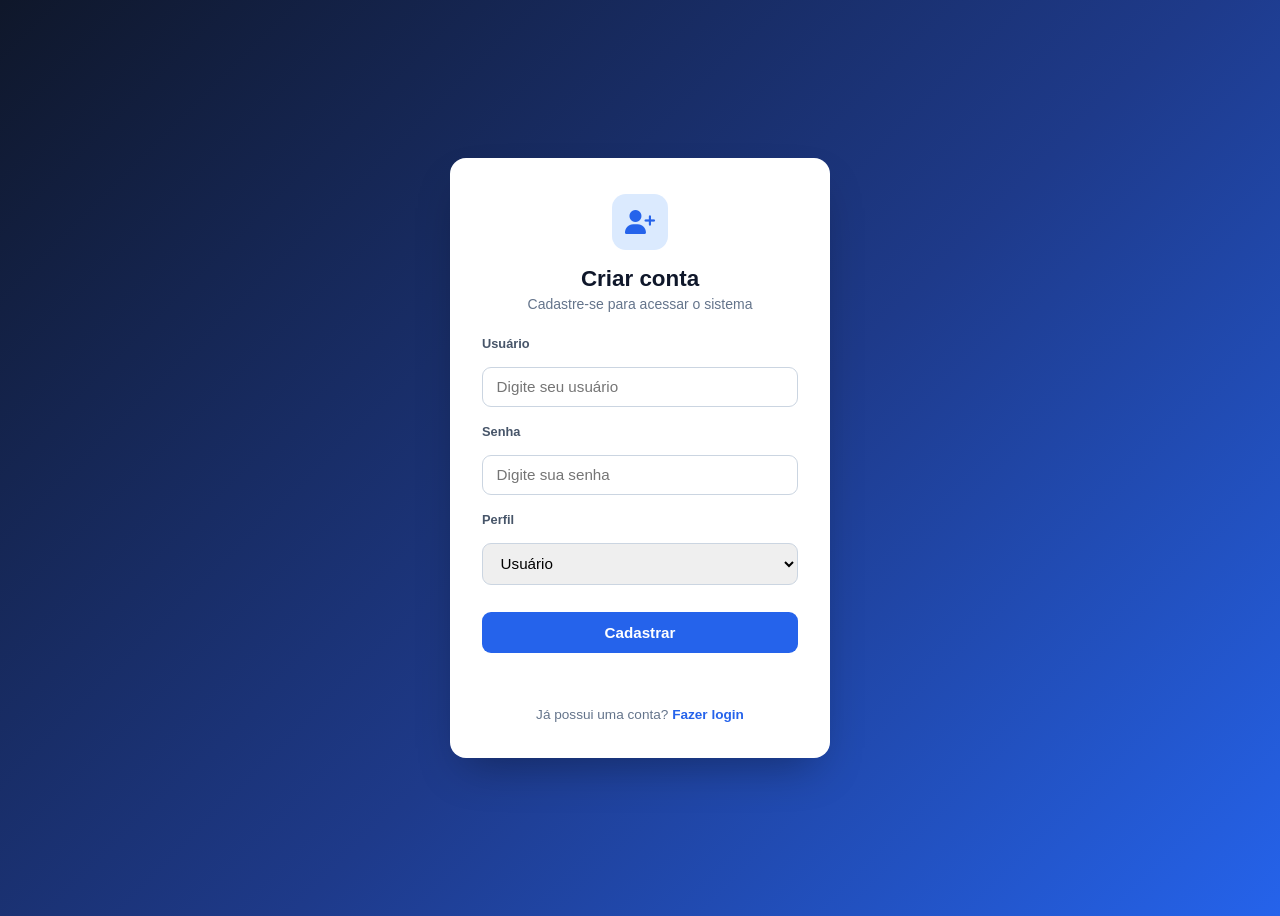
<file: src/main/resources/templates/cadastro.html>
<!DOCTYPE html>
<html lang="pt-BR">
<head>
    <meta charset="UTF-8">
    <meta name="viewport" content="width=device-width, initial-scale=1.0">
    <title>Cadastro - Sistema de Estoque</title>
    <link rel="stylesheet" href="https://cdnjs.cloudflare.com/ajax/libs/font-awesome/6.4.0/css/all.min.css">
    <link rel="stylesheet" href="../static/theme.css">
    <!-- em Spring Boot arquivos static NÃO usam ../ -->
    <link rel="stylesheet" href="../static/cadastro.css">
</head>

<body class="auth-page">

<div class="auth-card">
    <div class="auth-icon"><i class="fas fa-user-plus"></i></div>
    <h2>Criar conta</h2>
    <p class="auth-subtitle">Cadastre-se para acessar o sistema</p>

    <form id="cadastroForm">

        <label for="username">Usuário</label>
        <input
                type="text"
                id="username"
                placeholder="Digite seu usuário"
                required
        />

        <label for="password">Senha</label>
        <input
                type="password"
                id="password"
                placeholder="Digite sua senha"
                required
        />

        <label for="role">Perfil</label>
        <select id="role">
            <option value="USER">Usuário</option>
            <option value="ADMIN">Administrador</option>
        </select>

        <button type="submit">Cadastrar</button>

        <p id="mensagem"></p>
    </form>

    <div class="auth-footer">
        Já possui uma conta? <a href="login.html">Fazer login</a>
    </div>
</div>

<!-- faltava fechar aspas -->
<script src="../static/cadastro.js"></script>

</body>
</html>
</file>
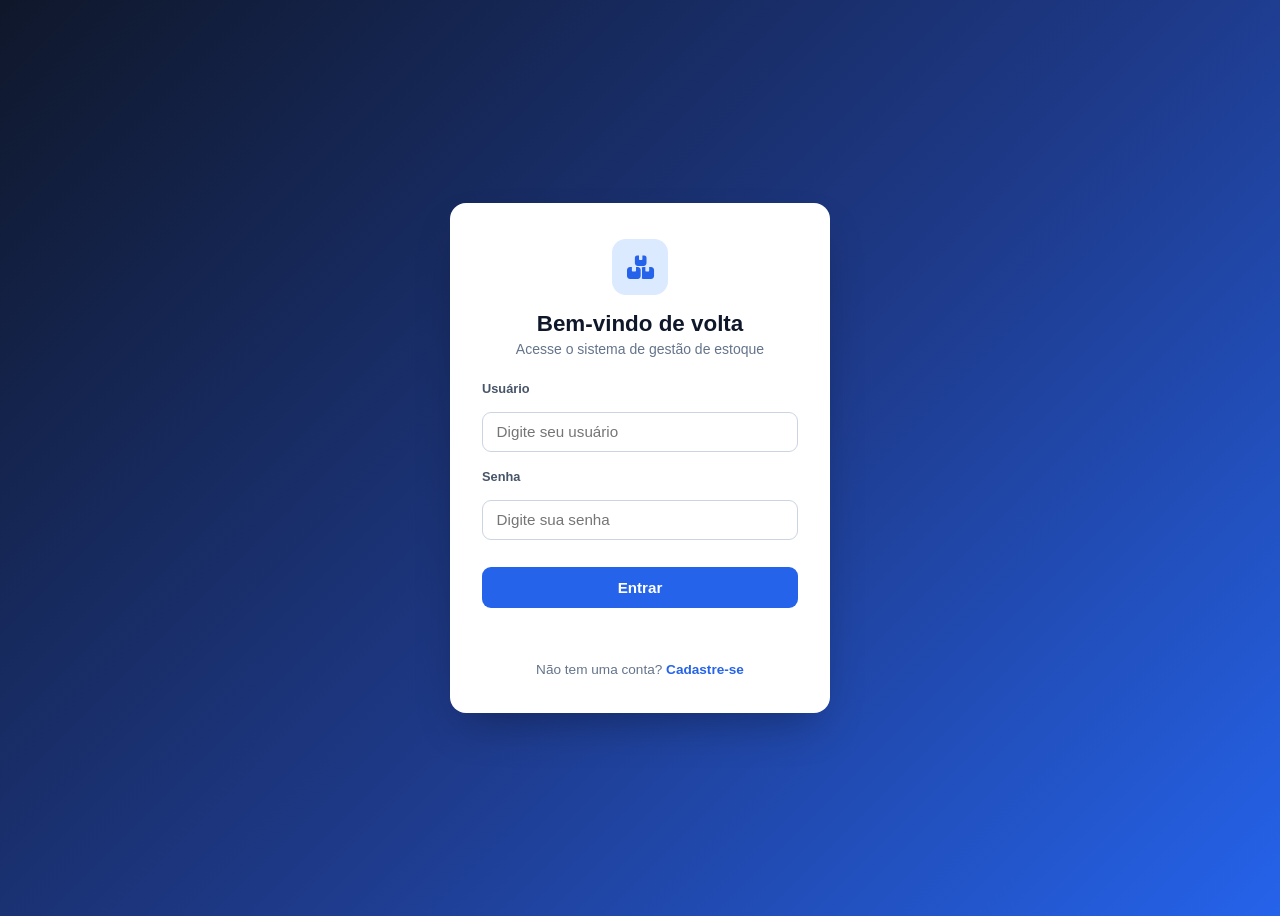
<file: src/main/resources/templates/login.html>
<!DOCTYPE html>
<html lang="pt-BR">
<head>
    <meta charset="UTF-8">
    <meta name="viewport" content="width=device-width, initial-scale=1.0">
    <title>Login - Sistema de Estoque</title>
    <link rel="stylesheet" href="https://cdnjs.cloudflare.com/ajax/libs/font-awesome/6.4.0/css/all.min.css">
    <link rel="stylesheet" href="../static/theme.css">
    <link rel="stylesheet" href="../static/cadastro.css">
</head>
<body class="auth-page">

<div class="auth-card">
    <div class="auth-icon"><i class="fas fa-boxes-stacked"></i></div>
    <h2>Bem-vindo de volta</h2>
    <p class="auth-subtitle">Acesse o sistema de gestão de estoque</p>

    <form id="loginForm">

        <label for="username">Usuário</label>
        <input
                type="text"
                id="username"
                placeholder="Digite seu usuário"
                required
        />

        <label for="password">Senha</label>
        <input
                type="password"
                id="password"
                placeholder="Digite sua senha"
                required
        />

        <button type="submit">Entrar</button>

        <p id="mensagem"></p>
    </form>

    <div class="auth-footer">
        Não tem uma conta? <a href="cadastro.html">Cadastre-se</a>
    </div>
</div>

<script src="../static/login.js"></script>

</body>
</html>
</file>
<file: src/main/resources/static/theme.css>
/* ==========================================================================
   Design System - Sistema de Estoque
   Tema visual compartilhado entre todas as telas da aplicação
   ========================================================================== */

:root {
    --color-primary: #2563eb;
    --color-primary-dark: #1d4ed8;
    --color-primary-light: #dbeafe;
    --color-slate-50: #f8fafc;
    --color-slate-100: #f1f5f9;
    --color-slate-200: #e2e8f0;
    --color-slate-600: #475569;
    --color-slate-900: #0f172a;
    --shadow-sm: 0 1px 2px 0 rgba(15, 23, 42, 0.05);
    --shadow-md: 0 4px 12px -2px rgba(15, 23, 42, 0.08);
    --radius: 12px;
}

* {
    box-sizing: border-box;
}

body {
    font-family: 'Segoe UI', 'Inter', Arial, sans-serif;
}

/* ---------- Navbar ---------- */
.app-navbar {
    background: #ffffff;
    border-bottom: 1px solid var(--color-slate-200);
    box-shadow: var(--shadow-sm);
    position: sticky;
    top: 0;
    z-index: 40;
}

.app-navbar .brand {
    font-weight: 700;
    font-size: 1.125rem;
    color: var(--color-slate-900);
    display: flex;
    align-items: center;
    gap: 0.5rem;
}

.app-navbar .nav-link {
    color: var(--color-slate-600);
    font-weight: 500;
    font-size: 0.9rem;
    padding: 0.5rem 0.9rem;
    border-radius: 8px;
    transition: all 0.15s ease;
    white-space: nowrap;
}

.app-navbar .nav-link:hover {
    background: var(--color-slate-100);
    color: var(--color-slate-900);
}

.app-navbar .nav-link.active {
    background: var(--color-primary-light);
    color: var(--color-primary-dark);
}

.app-navbar .btn-logout {
    color: #dc2626;
    font-weight: 500;
    font-size: 0.85rem;
    padding: 0.5rem 0.9rem;
    border-radius: 8px;
    transition: background 0.15s ease;
    white-space: nowrap;
}

.app-navbar .btn-logout:hover {
    background: #fef2f2;
}

/* Mobile nav toggle */
.nav-toggle {
    display: none;
}

@media (max-width: 768px) {
    .nav-toggle {
        display: inline-flex;
    }
    .app-navbar .nav-links {
        display: none;
        flex-direction: column;
        width: 100%;
        padding: 0.5rem 0 1rem;
    }
    .app-navbar .nav-links.open {
        display: flex;
    }
    .app-navbar .nav-links .nav-link,
    .app-navbar .nav-links .btn-logout {
        width: 100%;
    }
}

/* ---------- Auth pages (login/cadastro) ---------- */
.auth-page {
    min-height: 100vh;
    display: flex;
    align-items: center;
    justify-content: center;
    background: linear-gradient(135deg, #0f172a 0%, #1e3a8a 55%, #2563eb 100%);
    font-family: 'Segoe UI', 'Inter', Arial, sans-serif;
    padding: 1.5rem;
}

.auth-card {
    background: #ffffff;
    width: 100%;
    max-width: 380px;
    border-radius: 16px;
    box-shadow: 0 20px 45px -15px rgba(0, 0, 0, 0.35);
    padding: 2.25rem 2rem;
}

.auth-card .auth-icon {
    width: 56px;
    height: 56px;
    border-radius: 14px;
    background: var(--color-primary-light);
    color: var(--color-primary);
    display: flex;
    align-items: center;
    justify-content: center;
    font-size: 1.5rem;
    margin: 0 auto 1rem;
}

.auth-card h2 {
    text-align: center;
    font-size: 1.4rem;
    font-weight: 700;
    color: var(--color-slate-900);
    margin: 0 0 0.25rem;
}

.auth-card .auth-subtitle {
    text-align: center;
    color: #64748b;
    font-size: 0.875rem;
    margin: 0 0 1.5rem;
}

.auth-card label {
    display: block;
    font-size: 0.8rem;
    font-weight: 600;
    color: var(--color-slate-600);
    margin: 0 0 0.35rem;
}

.auth-card input,
.auth-card select {
    width: 100%;
    padding: 0.65rem 0.85rem;
    margin-bottom: 1.1rem;
    border-radius: 9px;
    border: 1px solid #cbd5e1;
    font-size: 0.95rem;
    transition: border-color 0.15s ease, box-shadow 0.15s ease;
}

.auth-card input:focus,
.auth-card select:focus {
    outline: none;
    border-color: var(--color-primary);
    box-shadow: 0 0 0 3px var(--color-primary-light);
}

.auth-card button[type="submit"] {
    width: 100%;
    padding: 0.75rem;
    border: none;
    border-radius: 9px;
    background: var(--color-primary);
    color: #fff;
    font-weight: 600;
    font-size: 0.95rem;
    cursor: pointer;
    transition: background 0.15s ease, transform 0.1s ease;
}

.auth-card button[type="submit"]:hover {
    background: var(--color-primary-dark);
}

.auth-card button[type="submit"]:active {
    transform: scale(0.98);
}

.auth-card #mensagem {
    margin-top: 1rem;
    text-align: center;
    font-weight: 600;
    font-size: 0.85rem;
    min-height: 1.1rem;
}

.auth-card .auth-footer {
    text-align: center;
    margin-top: 1.25rem;
    font-size: 0.85rem;
    color: #64748b;
}

.auth-card .auth-footer a {
    color: var(--color-primary);
    font-weight: 600;
    text-decoration: none;
}

.auth-card .auth-footer a:hover {
    text-decoration: underline;
}
</file>
<file: src/main/resources/static/cadastro.css>
body {
    font-family: Arial, sans-serif;
    background: #f4f6f8;
    display: flex;
    justify-content: center;
    align-items: center;
    height: 100vh;
}

.container {
    background: white;
    padding: 30px;
    border-radius: 10px;
    width: 300px;
    box-shadow: 0 4px 10px rgba(0,0,0,0.1);
}

h2 {
    text-align: center;
}

input, select, button {
    width: 100%;
    padding: 10px;
    margin-top: 10px;
    border-radius: 6px;
    border: 1px solid #ccc;
}

button {
    background: #2c7be5;
    color: white;
    border: none;
    cursor: pointer;
    font-weight: bold;
}

button:hover {
    background: #1a68d1;
}

#mensagem {
    margin-top: 10px;
    text-align: center;
    font-weight: bold;
}
</file>
